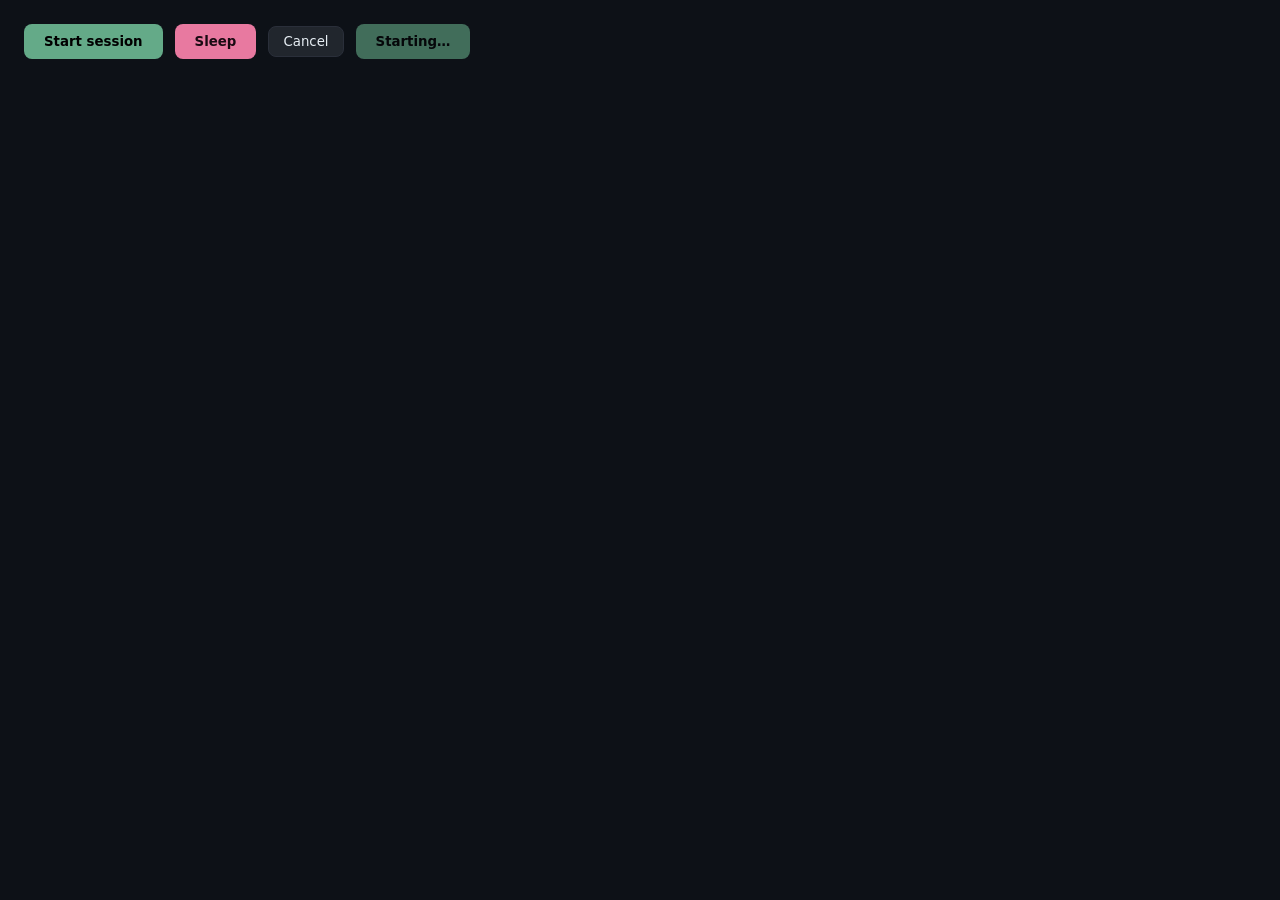
<file: web/design-system/components/button/index.html>
<!-- @dsCard group="Actions" -->
<!DOCTYPE html>
<html lang="en">
<head>
<meta charset="UTF-8">
<title>Button — Ludex</title>
<style>
  /* :root mirrors web/static/tokens.css. The app has NO single button component yet — buttons are
     styled ad-hoc per context (8+ rules). This preview presents the patterns that exist as one
     family, which is exactly the inconsistency the design system round-trip will help unify. */
  :root {
    --c-bg: #0d1117; --c-surface-2: #21262d; --c-border: #2a2f3a;
    --c-accent: #64aa88; --c-accent-2: #e879a0; --c-text: #e6edf3; --c-text-muted: #8b94a3;
    --r-sm: 8px; --font-sans: 'Segoe UI', system-ui, sans-serif;
  }
  body { background: var(--c-bg); font-family: var(--font-sans); margin: 0; padding: 24px; display: flex; gap: 12px; align-items: center; flex-wrap: wrap; }
  .btn { border-radius: var(--r-sm); cursor: pointer; font-weight: 700; padding: 10px 20px; border: none; font-family: inherit; }
  .btn-primary { background: var(--c-accent); color: #000; }
  .btn-primary:hover { filter: brightness(1.08); }
  .btn-accent2 { background: var(--c-accent-2); color: #1a0a12; }
  .btn-ghost { background: var(--c-surface-2); border: 1px solid var(--c-border); color: var(--c-text); font-weight: 400; padding: 7px 14px; }
  .btn:disabled { opacity: .6; cursor: default; }
</style>
</head>
<body>
  <button class="btn btn-primary">Start session</button>
  <button class="btn btn-accent2">Sleep</button>
  <button class="btn btn-ghost">Cancel</button>
  <button class="btn btn-primary" disabled>Starting…</button>
</body>
</html>
</file>
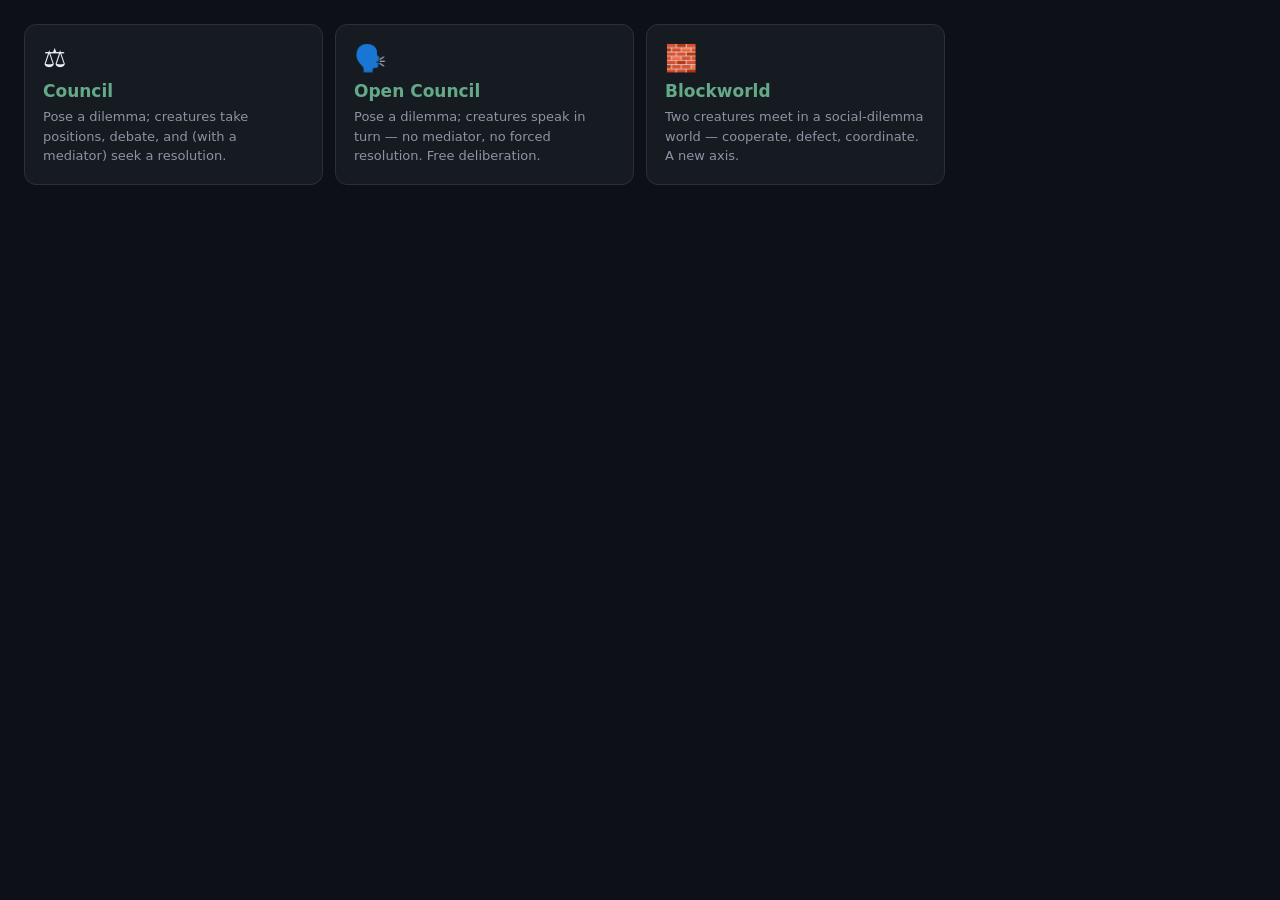
<file: web/design-system/components/field-card/index.html>
<!-- @dsCard group="Fields" -->
<!DOCTYPE html>
<html lang="en">
<head>
<meta charset="UTF-8">
<title>Field card — Ludex</title>
<style>
  /* :root mirrors web/static/tokens.css (the tokens this component uses). Self-contained so the
     preview renders standalone in claude.ai/design's pane — no /static link to resolve. The
     component rules below are byte-identical to the live app (they use var(), the app's shape). */
  :root {
    --c-bg: #0d1117; --c-surface: #161b22; --c-border: #2a2f3a;
    --c-accent: #64aa88; --c-text: #e6edf3; --c-text-muted: #8b94a3;
    --r-md: 12px; --fs-lg: 17px; --fs-sm: 13px;
    --font-sans: 'Segoe UI', system-ui, sans-serif;
  }
  body { background: var(--c-bg); color: var(--c-text); font-family: var(--font-sans); margin: 0; padding: 24px; }
  /* --- verbatim from the app (web/static/index.html) --- */
  .field-cards { display: grid; grid-template-columns: repeat(auto-fill, minmax(240px, 1fr)); gap: 12px; }
  .fieldcard { background: var(--c-surface); border: 1px solid var(--c-border); border-radius: var(--r-md); padding: 18px; cursor: pointer; transition: border-color .15s; }
  .fieldcard:hover { border-color: var(--c-accent); }
  .fieldcard .fc-icon { font-size: 26px; margin-bottom: 8px; }
  .fieldcard h3 { margin: 0 0 6px; font-size: var(--fs-lg); color: var(--c-accent); }
  .fieldcard p { margin: 0; color: var(--c-text-muted); font-size: var(--fs-sm); line-height: 1.5; }
</style>
</head>
<body>
  <div class="field-cards">
    <div class="fieldcard">
      <div class="fc-icon">⚖️</div>
      <h3>Council</h3>
      <p>Pose a dilemma; creatures take positions, debate, and (with a mediator) seek a resolution.</p>
    </div>
    <div class="fieldcard">
      <div class="fc-icon">🗣️</div>
      <h3>Open Council</h3>
      <p>Pose a dilemma; creatures speak in turn — no mediator, no forced resolution. Free deliberation.</p>
    </div>
    <div class="fieldcard">
      <div class="fc-icon">🧱</div>
      <h3>Blockworld</h3>
      <p>Two creatures meet in a social-dilemma world — cooperate, defect, coordinate. A new axis.</p>
    </div>
  </div>
</body>
</html>
</file>
